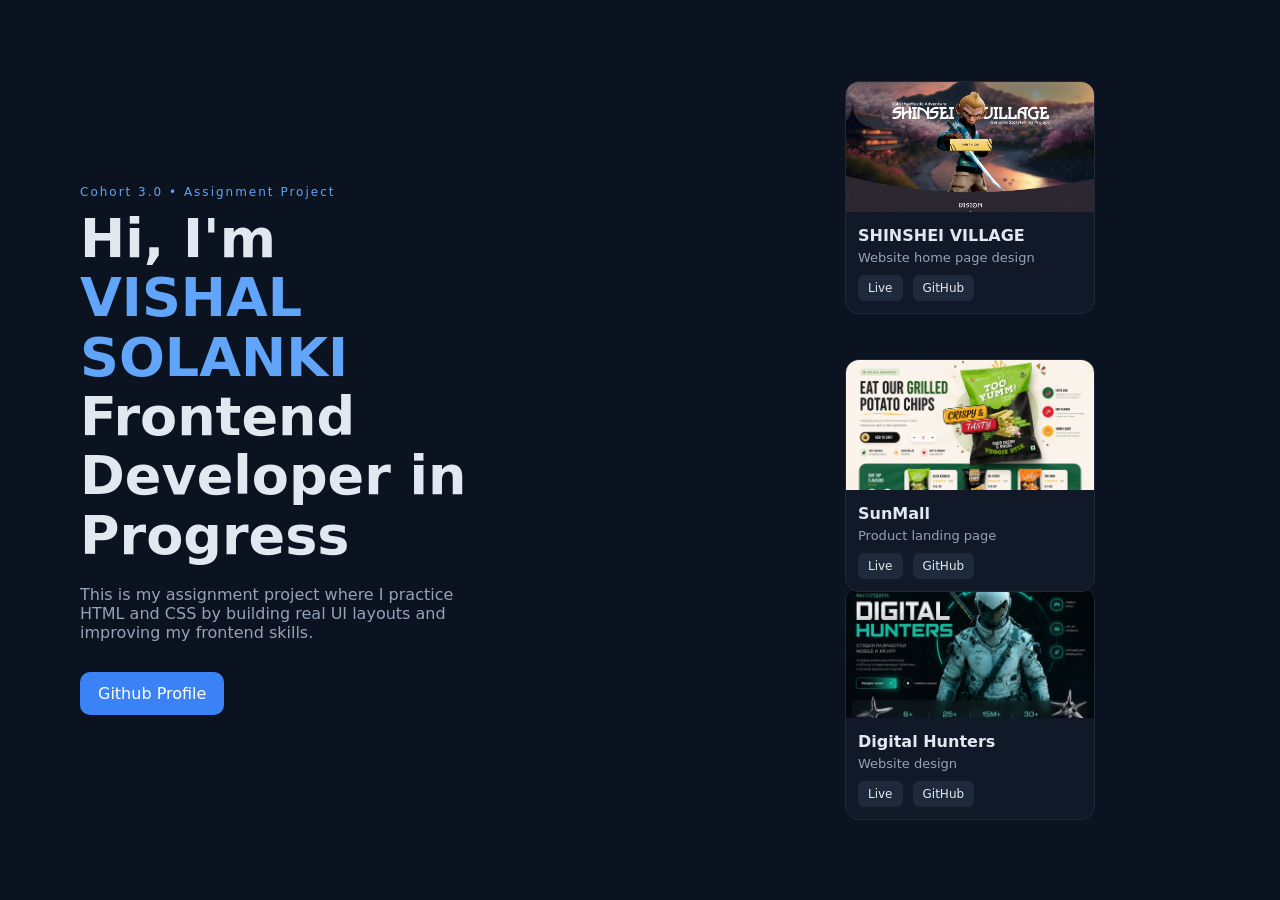
<file: index.html>
<!DOCTYPE html>
<html lang="en">

<head>
    <meta charset="UTF-8" />
    <meta name="viewport" content="width=device-width, initial-scale=1.0" />
    <title>Cohort 3.0 | Assignment - 3</title>
    <link rel="stylesheet" href="style.css" />
</head>

<body>
    <div class="layout">
        <div class="hero">
            <p class="tag">Cohort 3.0 • Assignment Project</p>
            <h1>
                Hi, I'm <span class="name"><br>VISHAL SOLANKI</span><br />
                Frontend Developer in Progress
            </h1>
            <p class="desc">
                This is my assignment project where I practice HTML and CSS by building real UI layouts and improving my
                frontend skills.
            </p>
            <a class="btn" href="https://github.com/vishalls24" target="_blank">Github Profile</a>
        </div>

        <div class="projects">
            <div class="card">
                <img src="/preview-images/shensei-village.webp" />
                <h2>SHINSHEI VILLAGE</h2>
                <p>Website home page design</p>
                <div class="links">
                    <a href="https://shinsei-village-ui.vercel.app/" target="_blank">Live</a>
                    <a href="https://github.com/vishalls24/assignment-3/tree/main/shinsei-village" target="_blank">GitHub</a>

                </div>
            </div>

            <div class="card small">
                <img src="/preview-images/sunmall.webp" />
                <h2>SunMall</h2>
                <p>Product landing page</p>
                <div class="links">
                    <a href="https://sunmalll.vercel.app/" target="_blank">Live</a>
                    <a href="https://github.com/vishalls24/assignment-3/tree/main/sunmall" target="_blank">GitHub</a>
                </div>
            </div>

            <div class="card">
                <img src="/preview-images/digital-hunters.jpg" />
                <h2>Digital Hunters</h2>
                <p>Website design</p>
                <div class="links">
                    <a href="https://digital-hunters-nine.vercel.app/" target="_blank">Live</a>
                    <a href="https://github.com/vishalls24/assignment-3/tree/main/digital-hunters" target="_blank">GitHub</a>
                </div>
            </div>
        </div>
    </div>

</body>

</html>
</file>
<file: style.css>
* {
  margin: 0;
  padding: 0;
  box-sizing: border-box;
  font-family: system-ui, Arial, sans-serif;
}

body {
  background: #0b1220;
  color: #e2e8f0;
}

.layout {
  display: flex;
  min-height: 100vh;
}

.hero {
  flex: 1;
  padding: 80px;
  display: flex;
  flex-direction: column;
  justify-content: center;
}

.tag {
  color: #60a5fa;
  font-size: 12px;
  letter-spacing: 2px;
  margin-bottom: 10px;
}

.hero h1 {
  font-size: 54px;
  line-height: 1.1;
  margin-bottom: 20px;
}

.name {
  color: #60a5fa;
  font-weight: 700;
}

.desc {
  max-width: 400px;
  color: #94a3b8;
  margin-bottom: 30px;
}

.btn {
  display: inline-block;
  padding: 12px 18px;
  background: #3b82f6;
  color: white;
  text-decoration: none;
  border-radius: 10px;
  width: fit-content;
  transition: 0.3s;
}

.btn:hover {
  background: #2563eb;
  transform: translateY(-3px);
}

.projects {
  flex: 1;
  padding: 60px;
  display: flex;
  flex-wrap: wrap;
  gap: 20px;
  justify-content: center;
  align-content: center;
}

.card {
  width: 250px;
  background: #111827;
  border: 1px solid #1f2937;
  border-radius: 14px;
  overflow: hidden;
  transition: 0.3s;
}

.card:hover {
  transform: translateY(-6px);
  border-color: #334155;
  box-shadow: 0 10px 25px rgba(0, 0, 0, 0.4);
}

.card img {
  width: 100%;
  height: 130px;
  object-fit: cover;
}

.card h2 {
  font-size: 16px;
  margin: 10px 12px 5px;
}

.card p {
  font-size: 13px;
  color: #94a3b8;
  margin: 0 12px 10px;
}

.links {
  display: flex;
  gap: 10px;
  padding: 0 12px 12px;
}

.links a {
  font-size: 12px;
  text-decoration: none;
  padding: 6px 10px;
  border-radius: 6px;
  background: #1e293b;
  color: #e2e8f0;
}

.links a:hover {
  background: #334155;
}

.small {
  transform: translateY(25px);
}
</file>
